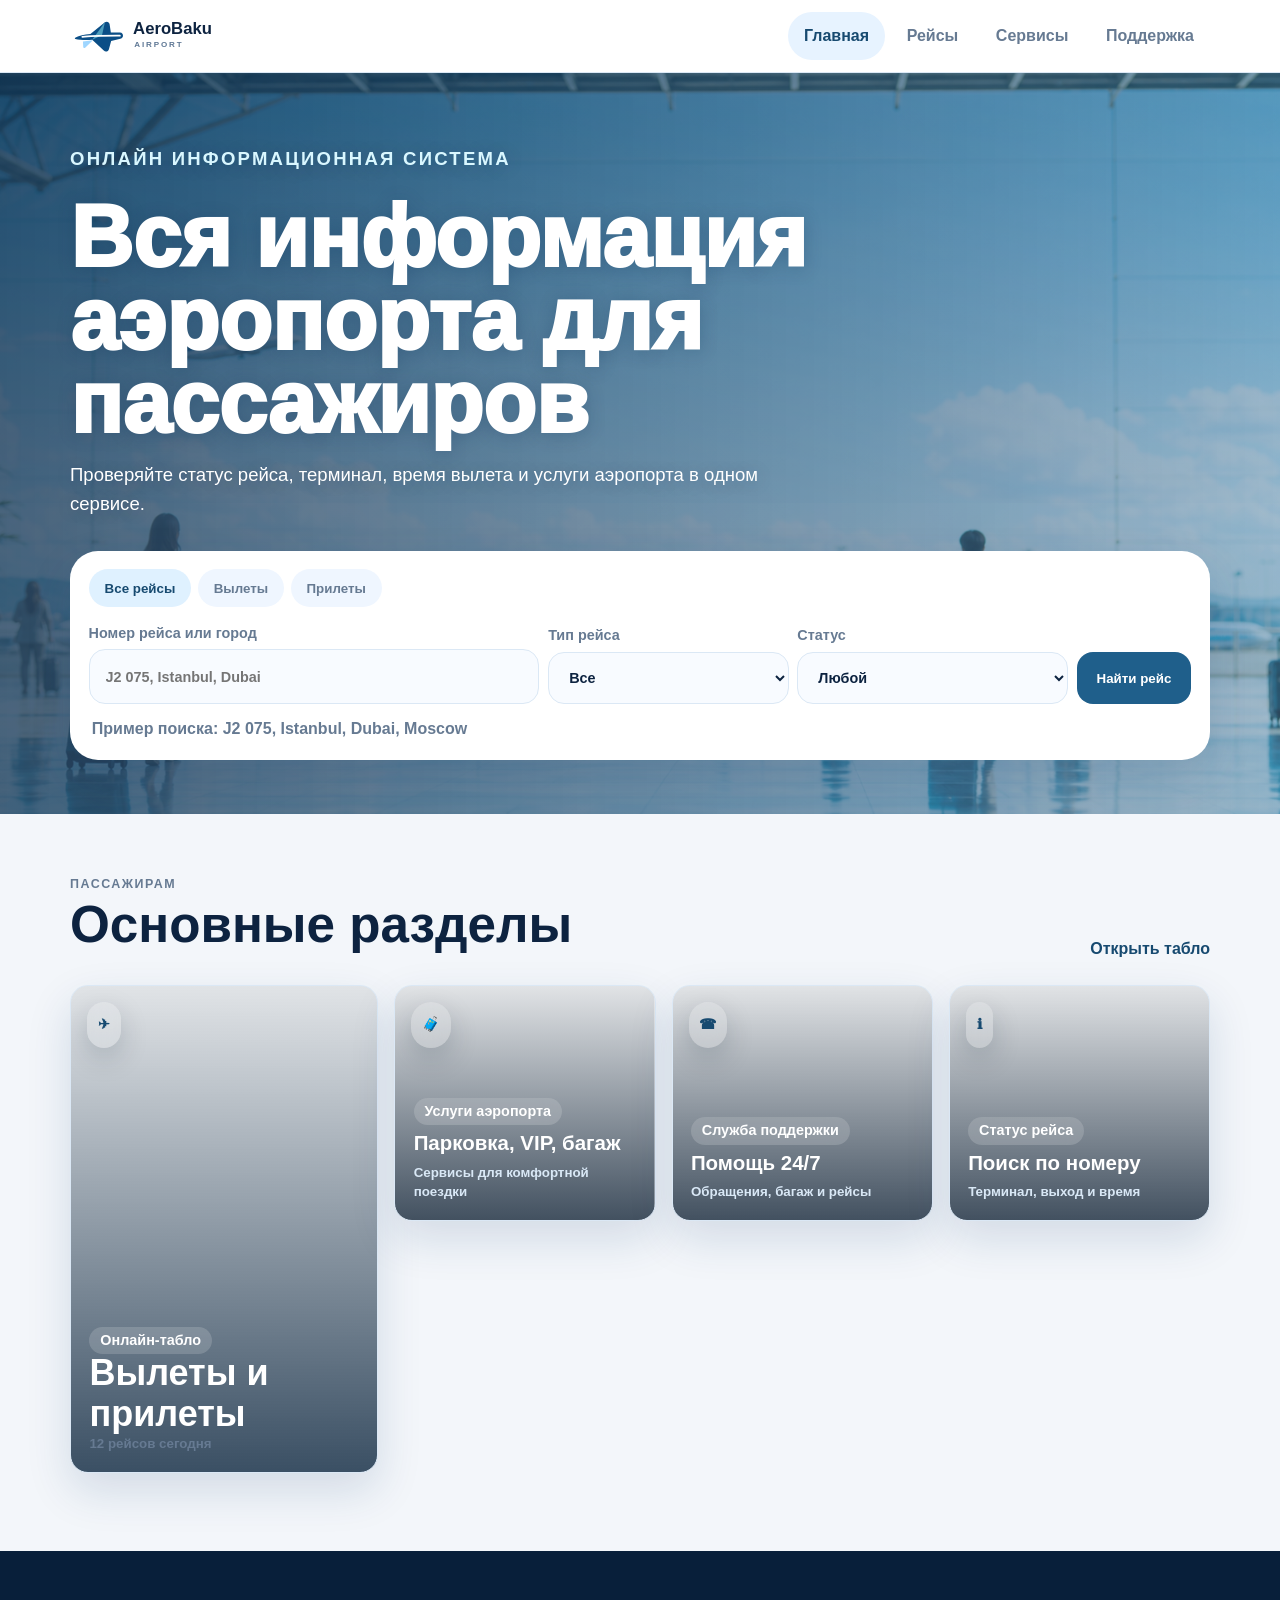
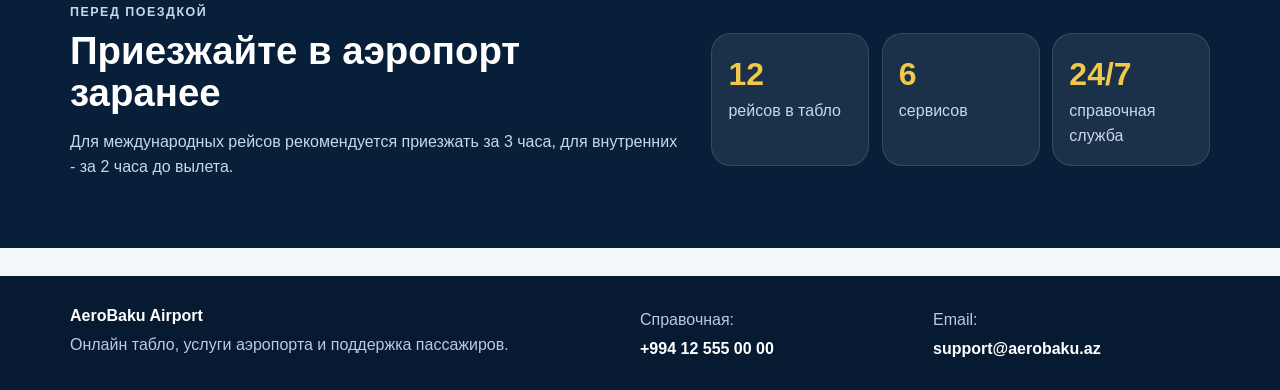
<file: index.html>
﻿<!DOCTYPE html>
<html lang="ru">
<head>
  <meta charset="UTF-8" />
  <meta name="viewport" content="width=device-width, initial-scale=1.0" />
  <title>AeroBaku Airport - онлайн система аэропорта</title>
  <link rel="icon" href="assets/logo.svg?v=2" type="image/svg+xml" />
  <link rel="stylesheet" href="assets/style.css" />
</head>
<body>
  <header class="site-header">
    <nav class="navbar container">
      <a href="index.html" class="logo" aria-label="AeroBaku Airport">
        <img src="assets/logo.svg?v=2" alt="AeroBaku Airport" />
      </a>
      <button class="menu-toggle" aria-label="Открыть меню">☰</button>
      <ul class="nav-links">
        <li><a class="active" href="index.html">Главная</a></li>
        <li><a href="flights.html">Рейсы</a></li>
        <li><a href="services.html">Сервисы</a></li>
        <li><a href="contact.html">Поддержка</a></li>
      </ul>
    </nav>
  </header>

  <main>
    <section class="hero">
      <div class="hero-bg" aria-hidden="true"></div>
      <div class="container hero-inner">
        <div class="hero-copy">
          <p class="eyebrow">Онлайн информационная система</p>
          <h1>Вся информация аэропорта для пассажиров</h1>
          <p>Проверяйте статус рейса, терминал, время вылета и услуги аэропорта в одном сервисе.</p>
        </div>

        <form class="search-panel" id="mainSearchForm">
          <div class="trip-tabs" role="tablist" aria-label="Тип поездки">
            <button type="button" class="active" data-board="all">Все рейсы</button>
            <button type="button" data-board="departure">Вылеты</button>
            <button type="button" data-board="arrival">Прилеты</button>
          </div>

          <div class="search-grid">
            <label>Номер рейса или город
              <input id="flightQuery" name="query" placeholder="J2 075, Istanbul, Dubai" autocomplete="off" />
            </label>
            <label>Тип рейса
              <select id="quickType" name="type">
                <option value="all">Все</option>
                <option value="departure">Вылет</option>
                <option value="arrival">Прилет</option>
              </select>
            </label>
            <label>Статус
              <select id="quickStatus" name="status">
                <option value="all">Любой</option>
                <option value="on-time">По расписанию</option>
                <option value="check-in">Регистрация</option>
                <option value="boarding">Посадка</option>
                <option value="delayed">Задержан</option>
                <option value="arrived">Прибыл</option>
              </select>
            </label>
            <button class="btn search-btn" type="submit">Найти рейс</button>
          </div>
          <p id="searchHint" class="search-hint">Пример поиска: J2 075, Istanbul, Dubai, Moscow</p>
        </form>
      </div>
    </section>

    <section class="container section">
      <div class="section-heading row-heading">
        <div>
          <p class="eyebrow">Пассажирам</p>
          <h2>Основные разделы</h2>
        </div>
        <a class="text-link" href="flights.html">Открыть табло</a>
      </div>
      <div class="destination-grid">
        <a class="destination-card large" href="flights.html" style="--photo:url('https://images.unsplash.com/photo-1741615171144-a50cd53f4d7f?auto=format&fit=crop&w=900&q=80')">
          <span class="module-icon">✈</span>
          <div>
            <span>Онлайн-табло</span>
            <strong>Вылеты и прилеты</strong>
            <small>12 рейсов сегодня</small>
          </div>
        </a>
        <a class="destination-card module-photo" href="services.html" style="--module-image:url('https://images.unsplash.com/photo-1708403120467-1715bb6840df?auto=format&fit=crop&w=900&q=80')">
          <span class="module-icon">🧳</span>
          <span>Услуги аэропорта</span>
          <strong>Парковка, VIP, багаж</strong>
          <small>Сервисы для комфортной поездки</small>
        </a>
        <a class="destination-card module-photo" href="contact.html" style="--module-image:url('https://images.unsplash.com/photo-1762818106013-74323d5fcc80?auto=format&fit=crop&w=900&q=80')">
          <span class="module-icon">☎</span>
          <span>Служба поддержки</span>
          <strong>Помощь 24/7</strong>
          <small>Обращения, багаж и рейсы</small>
        </a>
        <a class="destination-card module-photo" href="flights.html" style="--module-image:url('https://images.unsplash.com/photo-1745237851586-50ce6255e1fb?auto=format&fit=crop&w=900&q=80')">
          <span class="module-icon">ℹ</span>
          <span>Статус рейса</span>
          <strong>Поиск по номеру</strong>
          <small>Терминал, выход и время</small>
        </a>
      </div>
    </section>

    <section class="deal-band">
      <div class="container deal-layout">
        <div>
          <p class="eyebrow">Перед поездкой</p>
          <h2>Приезжайте в аэропорт заранее</h2>
          <p>Для международных рейсов рекомендуется приезжать за 3 часа, для внутренних - за 2 часа до вылета.</p>
        </div>
        <div class="mini-stats">
          <div><strong>12</strong><span>рейсов в табло</span></div>
          <div><strong>6</strong><span>сервисов</span></div>
          <div><strong>24/7</strong><span>справочная служба</span></div>
        </div>
      </div>
    </section>
  </main>

  <footer class="footer">
    <div class="container footer-grid">
      <div>
        <strong>AeroBaku Airport</strong>
        <p>Онлайн табло, услуги аэропорта и поддержка пассажиров.</p>
      </div>
      <div>
        <span>Справочная:</span>
        <strong>+994 12 555 00 00</strong>
      </div>
      <div>
        <span>Email:</span>
        <strong>support@aerobaku.az</strong>
      </div>
    </div>
  </footer>
  <script src="assets/app.js"></script>
</body>
</html>
</file>
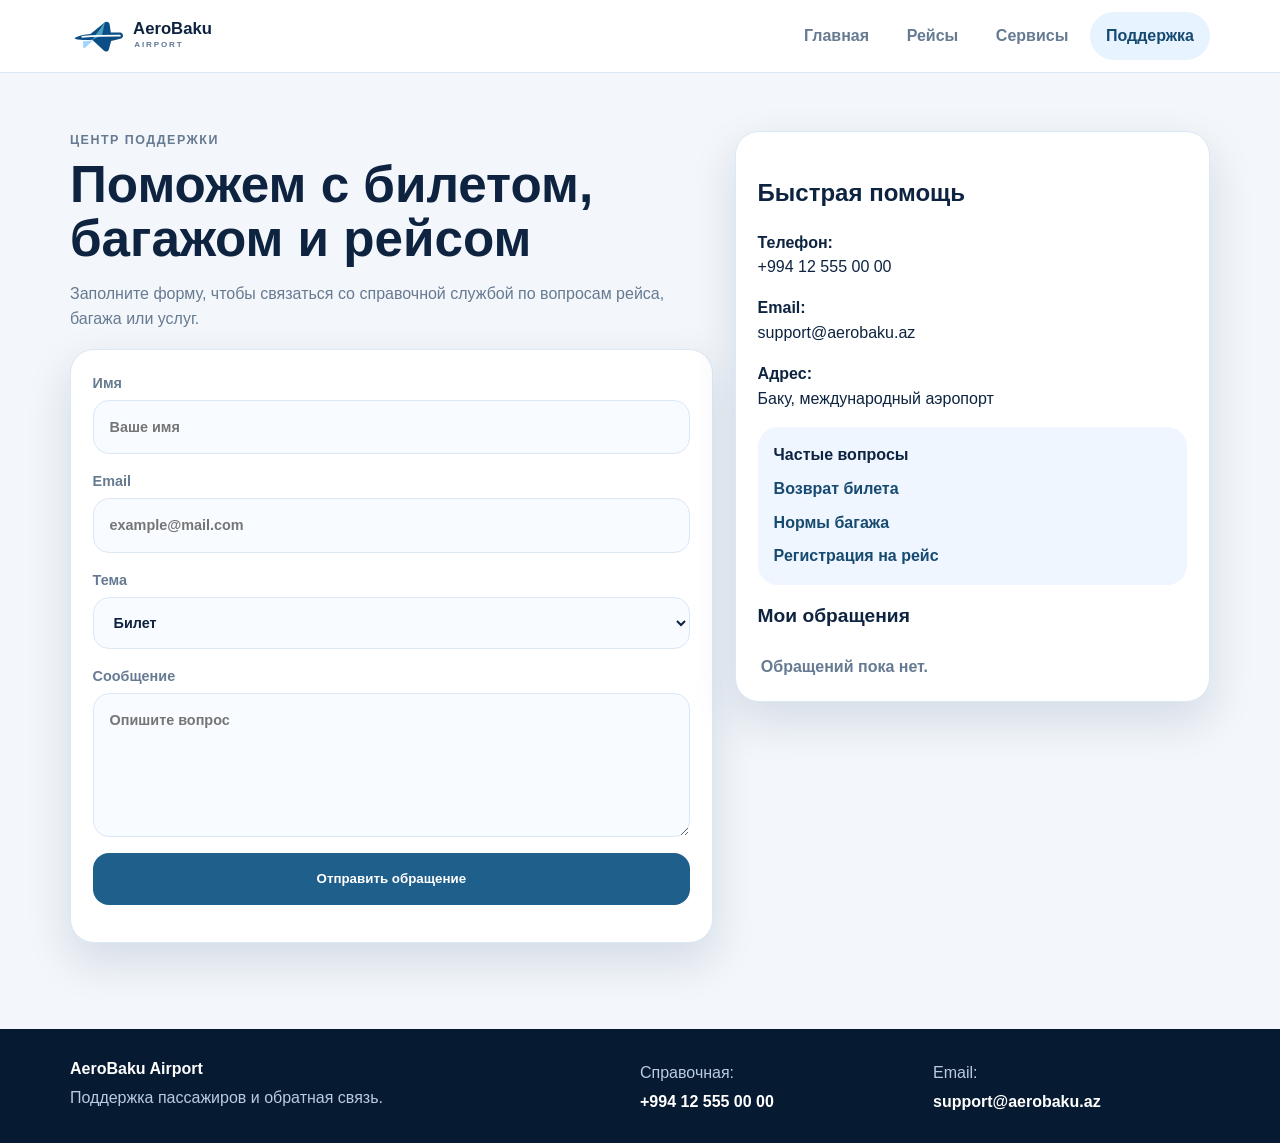
<file: contact.html>
﻿<!DOCTYPE html>
<html lang="ru">
<head>
  <meta charset="UTF-8" />
  <meta name="viewport" content="width=device-width, initial-scale=1.0" />
  <title>Поддержка - AeroBaku Airport</title>
  <link rel="icon" href="assets/logo.svg?v=2" type="image/svg+xml" />
  <link rel="stylesheet" href="assets/style.css" />
</head>
<body>
  <header class="site-header">
    <nav class="navbar container">
      <a href="index.html" class="logo" aria-label="AeroBaku Airport">
        <img src="assets/logo.svg?v=2" alt="AeroBaku Airport" />
      </a>
      <button class="menu-toggle" aria-label="Открыть меню">☰</button>
      <ul class="nav-links">
        <li><a href="index.html">Главная</a></li>
        <li><a href="flights.html">Рейсы</a></li>
        <li><a href="services.html">Сервисы</a></li>
        <li><a class="active" href="contact.html">Поддержка</a></li>
      </ul>
    </nav>
  </header>

  <main class="container page support-layout">
    <section>
      <p class="eyebrow">Центр поддержки</p>
      <h1>Поможем с билетом, багажом и рейсом</h1>
      <p>Заполните форму, чтобы связаться со справочной службой по вопросам рейса, багажа или услуг.</p>

      <form id="contactForm" class="contact-form">
        <label>Имя
          <input name="name" type="text" placeholder="Ваше имя" required minlength="2" />
        </label>
        <label>Email
          <input name="email" type="email" placeholder="example@mail.com" required />
        </label>
        <label>Тема
          <select name="topic" required>
            <option value="Ticket">Билет</option>
            <option value="Baggage">Багаж</option>
            <option value="Refund">Возврат</option>
            <option value="Services">Услуги</option>
          </select>
        </label>
        <label>Сообщение
          <textarea name="message" rows="5" placeholder="Опишите вопрос" required minlength="10"></textarea>
        </label>
        <button class="btn primary" type="submit">Отправить обращение</button>
        <p id="formStatus" class="form-status"></p>
      </form>
    </section>

    <aside class="support-card">
      <h2>Быстрая помощь</h2>
      <p><strong>Телефон:</strong><br>+994 12 555 00 00</p>
      <p><strong>Email:</strong><br>support@aerobaku.az</p>
      <p><strong>Адрес:</strong><br>Баку, международный аэропорт</p>
      <div class="faq-box">
        <strong>Частые вопросы</strong>
        <span>Возврат билета</span>
        <span>Нормы багажа</span>
        <span>Регистрация на рейс</span>
      </div>
      <section class="saved-requests">
        <h2>Мои обращения</h2>
        <div id="requestList"></div>
      </section>
    </aside>
  </main>

  <footer class="footer">
    <div class="container footer-grid">
      <div>
        <strong>AeroBaku Airport</strong>
        <p>Поддержка пассажиров и обратная связь.</p>
      </div>
      <div>
        <span>Справочная:</span>
        <strong>+994 12 555 00 00</strong>
      </div>
      <div>
        <span>Email:</span>
        <strong>support@aerobaku.az</strong>
      </div>
    </div>
  </footer>
  <script src="assets/app.js"></script>
</body>
</html>
</file>
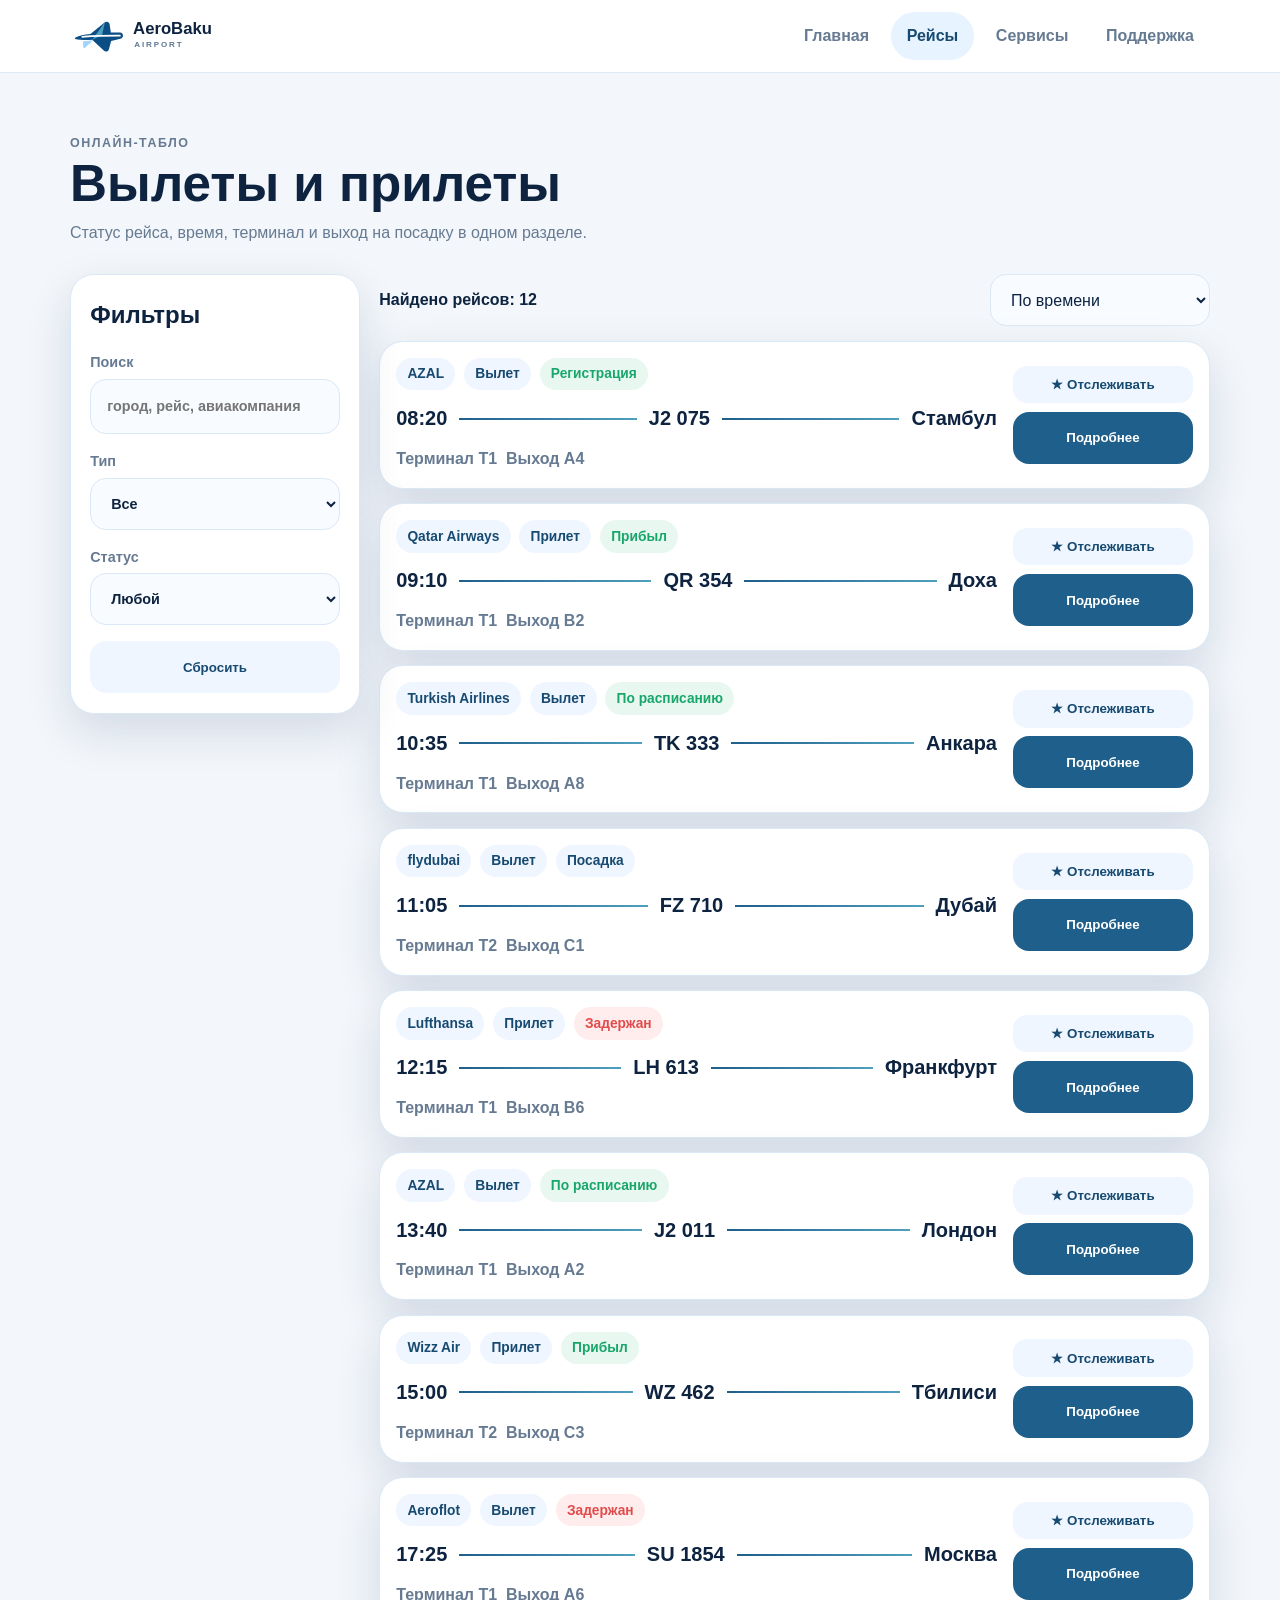
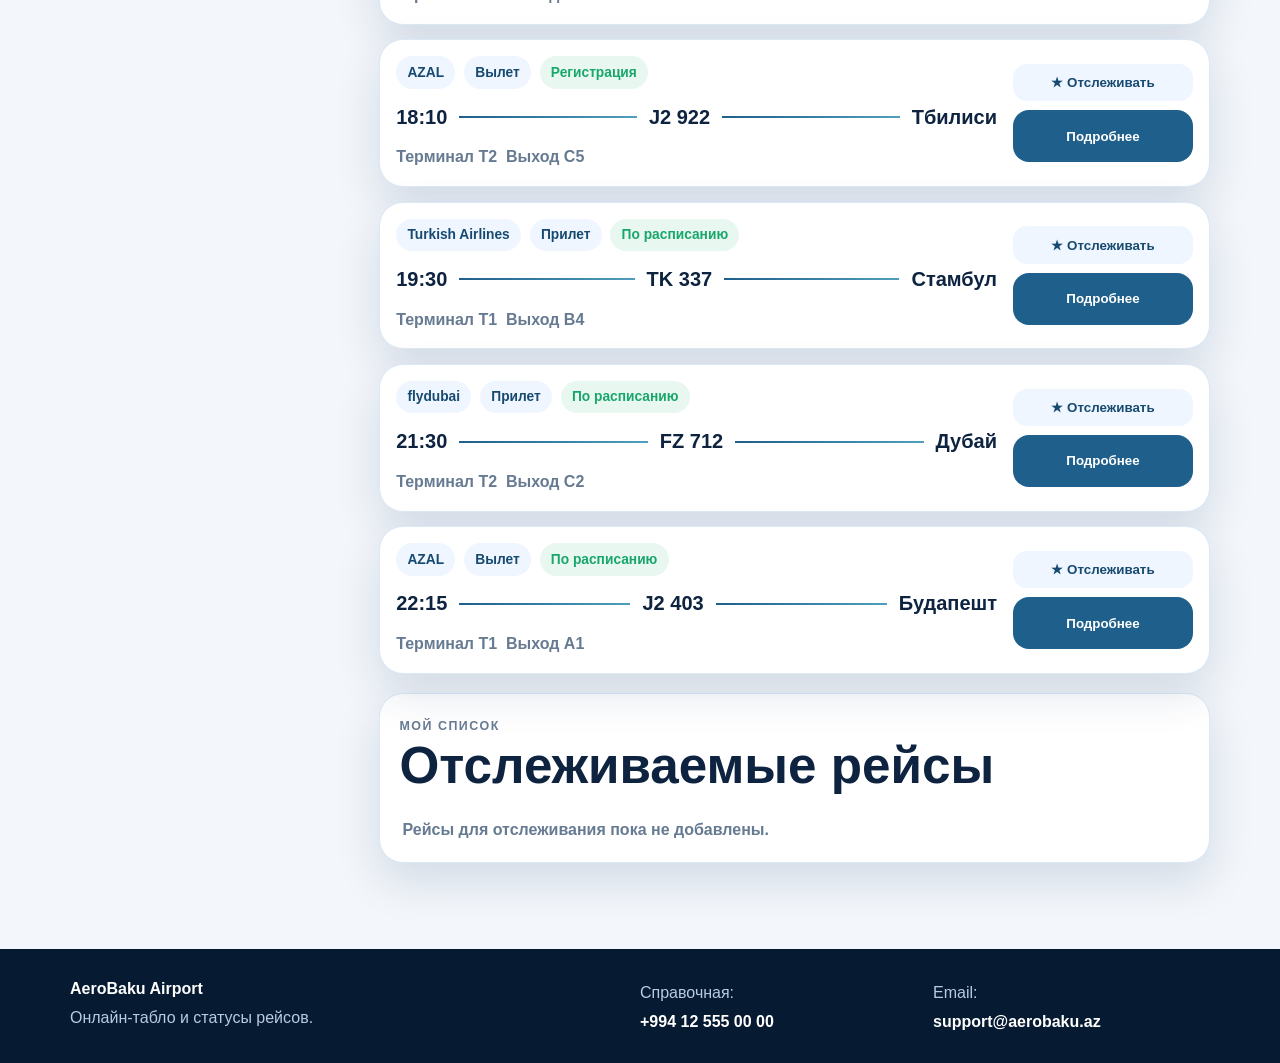
<file: flights.html>
﻿<!DOCTYPE html>
<html lang="ru">
<head>
  <meta charset="UTF-8" />
  <meta name="viewport" content="width=device-width, initial-scale=1.0" />
  <title>Рейсы - AeroBaku Airport</title>
  <link rel="icon" href="assets/logo.svg?v=2" type="image/svg+xml" />
  <link rel="stylesheet" href="assets/style.css" />
</head>
<body>
  <header class="site-header">
    <nav class="navbar container">
      <a href="index.html" class="logo" aria-label="AeroBaku Airport">
        <img src="assets/logo.svg?v=2" alt="AeroBaku Airport" />
      </a>
      <button class="menu-toggle" aria-label="Открыть меню">☰</button>
      <ul class="nav-links">
        <li><a href="index.html">Главная</a></li>
        <li><a class="active" href="flights.html">Рейсы</a></li>
        <li><a href="services.html">Сервисы</a></li>
        <li><a href="contact.html">Поддержка</a></li>
      </ul>
    </nav>
  </header>

  <main class="container page">
    <div class="section-heading compact">
      <p class="eyebrow">Онлайн-табло</p>
      <h1>Вылеты и прилеты</h1>
      <p>Статус рейса, время, терминал и выход на посадку в одном разделе.</p>
    </div>

    <section class="results-layout">
      <aside class="filters-card">
        <h2>Фильтры</h2>
        <label>Поиск
          <input id="flightSearch" type="search" placeholder="город, рейс, авиакомпания" />
        </label>
        <label>Тип
          <select id="typeFilter">
            <option value="all">Все</option>
            <option value="departure">Вылет</option>
            <option value="arrival">Прилет</option>
          </select>
        </label>
        <label>Статус
          <select id="statusFilter">
            <option value="all">Любой</option>
            <option value="on-time">По расписанию</option>
            <option value="check-in">Регистрация</option>
            <option value="boarding">Посадка</option>
            <option value="delayed">Задержан</option>
            <option value="arrived">Прибыл</option>
          </select>
        </label>
        <button id="resetFlights" class="btn ghost" type="button">Сбросить</button>
      </aside>

      <section>
        <div class="result-topbar">
          <strong id="flightCount">Найдено рейсов: 0</strong>
          <select id="sortFlights" aria-label="Сортировка">
            <option value="time">По времени</option>
            <option value="city">По городу</option>
            <option value="status">По статусу</option>
          </select>
        </div>
        <div id="flightList" class="ticket-list"></div>

        <section class="saved-panel">
          <div class="section-heading compact">
            <p class="eyebrow">Мой список</p>
            <h2>Отслеживаемые рейсы</h2>
          </div>
          <div id="watchList" class="favorite-list"></div>
        </section>
      </section>
    </section>
  </main>

  <footer class="footer">
    <div class="container footer-grid">
      <div>
        <strong>AeroBaku Airport</strong>
        <p>Онлайн-табло и статусы рейсов.</p>
      </div>
      <div>
        <span>Справочная:</span>
        <strong>+994 12 555 00 00</strong>
      </div>
      <div>
        <span>Email:</span>
        <strong>support@aerobaku.az</strong>
      </div>
    </div>
  </footer>
  <script src="assets/app.js"></script>
</body>
</html>
</file>
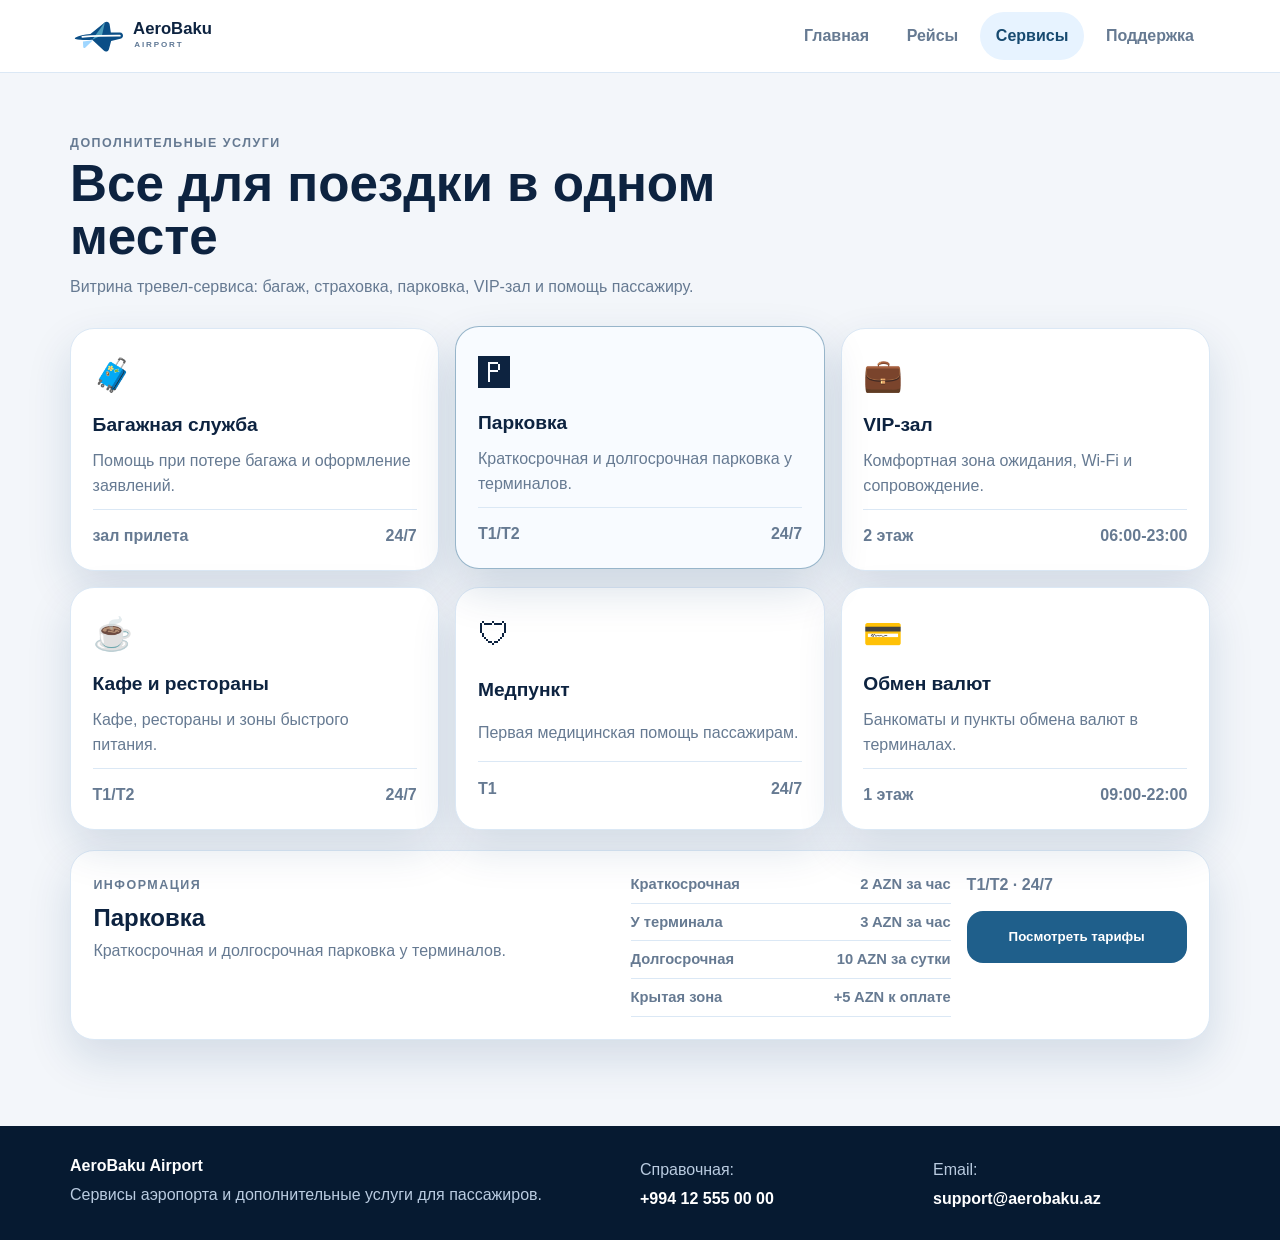
<file: services.html>
﻿<!DOCTYPE html>
<html lang="ru">
<head>
  <meta charset="UTF-8" />
  <meta name="viewport" content="width=device-width, initial-scale=1.0" />
  <title>Сервисы - AeroBaku Airport</title>
  <link rel="icon" href="assets/logo.svg?v=2" type="image/svg+xml" />
  <link rel="stylesheet" href="assets/style.css" />
</head>
<body>
  <header class="site-header">
    <nav class="navbar container">
      <a href="index.html" class="logo" aria-label="AeroBaku Airport">
        <img src="assets/logo.svg?v=2" alt="AeroBaku Airport" />
      </a>
      <button class="menu-toggle" aria-label="Открыть меню">☰</button>
      <ul class="nav-links">
        <li><a href="index.html">Главная</a></li>
        <li><a href="flights.html">Рейсы</a></li>
        <li><a class="active" href="services.html">Сервисы</a></li>
        <li><a href="contact.html">Поддержка</a></li>
      </ul>
    </nav>
  </header>

  <main class="container page">
    <div class="section-heading compact">
      <p class="eyebrow">Дополнительные услуги</p>
      <h1>Все для поездки в одном месте</h1>
      <p>Витрина тревел-сервиса: багаж, страховка, парковка, VIP-зал и помощь пассажиру.</p>
    </div>

    <div class="service-grid" id="serviceGrid"></div>

    <section class="service-detail-card" id="serviceDetail"></section>
  </main>

  <footer class="footer">
    <div class="container footer-grid">
      <div>
        <strong>AeroBaku Airport</strong>
        <p>Сервисы аэропорта и дополнительные услуги для пассажиров.</p>
      </div>
      <div>
        <span>Справочная:</span>
        <strong>+994 12 555 00 00</strong>
      </div>
      <div>
        <span>Email:</span>
        <strong>support@aerobaku.az</strong>
      </div>
    </div>
  </footer>
  <script src="assets/app.js"></script>
</body>
</html>
</file>
<file: assets/style.css>
﻿:root {
  --bg: #f3f6fa;
  --card: #ffffff;
  --text: #0d2340;
  --muted: #667a92;
  --line: #dbe8f5;
  --blue: #1f5f8b;
  --blue-dark: #174a70;
  --cyan: #4f9fbd;
  --yellow: #f0c94a;
  --green: #18a66a;
  --red: #e24b4b;
  --shadow: 0 18px 45px rgba(12,55,105,.14);
  --radius: 24px;
}

* {
  box-sizing: border-box;
}

body {
  margin: 0;
  font-family: Inter,Segoe UI,Arial,sans-serif;
  background: var(--bg);
  color: var(--text);
  line-height: 1.55;
}

a {
  text-decoration: none;
  color: inherit;
}

.container {
  width: min(1140px,92%);
  margin: auto;
}
/* Header */
.site-header {
  position: sticky;
  top: 0;
  z-index: 20;
  background: #fff;
  border-bottom: 1px solid var(--line);
}

.navbar {
  height: 72px;
  display: flex;
  align-items: center;
  justify-content: space-between;
  gap: 1rem;
}

.logo {
  display: flex;
  align-items: center;
  flex: 0 0 auto;
}

.logo img {
  display: block;
  width: 198px;
  height: auto;
}

.nav-links {
  display: flex;
  align-items: center;
  gap: .35rem;
  list-style: none;
  margin: 0;
  padding: 0;
}

.nav-links a {
  display: block;
  padding: .72rem 1rem;
  border-radius: 999px;
  color: var(--muted);
  font-weight: 750;
}

.nav-links a:hover,.nav-links a.active {
  background: #e7f3ff;
  color: var(--blue-dark);
}

.menu-toggle {
  display: none;
  border: 0;
  border-radius: 14px;
  background: #e7f3ff;
  color: var(--blue-dark);
  font-size: 1.2rem;
  padding: .55rem .78rem;
}
/* Home hero and search */
.hero {
  position: relative;
  min-height: 610px;
  background: linear-gradient(180deg,#1f5f8b 0%,#dfeaf4 58%,var(--bg) 58%);
  overflow: hidden;
}

.hero-bg {
  position: absolute;
  inset: 0;
  background: linear-gradient(90deg,rgba(10,45,78,.82),rgba(31,95,139,.46)),url('travel-hero.png') center/cover;
  opacity: .88;
}

.hero-inner {
  position: relative;
  z-index: 1;
  padding: 72px 0 54px;
}

.hero-copy {
  max-width: 760px;
  color: #fff;
  text-shadow: 0 2px 18px rgba(0,40,80,.22);
}

.hero-copy h1 {
  font-size: clamp(2.5rem,7vw,5.4rem);
  line-height: .96;
  margin: .25rem 0 1rem;
  letter-spacing: 0;
  font-weight: 950;
}

.hero-copy p {
  font-size: 1.16rem;
  max-width: 690px;
  margin: 0 0 1.4rem;
}

.eyebrow {
  text-transform: uppercase;
  letter-spacing: .12em;
  color: var(--cyan);
  font-size: .78rem;
  font-weight: 900;
  margin: 0 0 .5rem;
}

.hero .eyebrow {
  color: #d9f7ff;
}

.search-panel {
  margin-top: 2rem;
  background: #fff;
  border-radius: 28px;
  box-shadow: var(--shadow);
  padding: 1.1rem;
  border: 1px solid rgba(255,255,255,.7);
}

.trip-tabs {
  display: flex;
  gap: .4rem;
  flex-wrap: wrap;
  margin-bottom: .9rem;
}

.trip-tabs button {
  border: 0;
  background: #eff6ff;
  color: var(--muted);
  border-radius: 999px;
  padding: .72rem 1rem;
  font-weight: 850;
  cursor: pointer;
}

.trip-tabs button.active {
  background: #dff1ff;
  color: var(--blue-dark);
}

.search-grid {
  display: grid;
  grid-template-columns: 1.5fr .8fr .9fr auto;
  gap: .55rem;
  align-items: end;
}

label {
  display: grid;
  gap: .35rem;
  color: var(--muted);
  font-size: .9rem;
  font-weight: 800;
}

input,select,textarea {
  width: 100%;
  border: 1px solid var(--line);
  background: #f8fbff;
  border-radius: 16px;
  padding: .95rem 1rem;
  font: inherit;
  color: var(--text);
  min-height: 52px;
}

textarea {
  resize: vertical;
}

input:focus,select:focus,textarea:focus {
  outline: 3px solid rgba(11,130,255,.16);
  border-color: var(--blue);
}

.swap-btn {
  width: 48px;
  height: 52px;
  border: 0;
  border-radius: 16px;
  background: #eff6ff;
  color: var(--blue-dark);
  font-size: 1.25rem;
  font-weight: 900;
  cursor: pointer;
}

.btn {
  display: inline-flex;
  align-items: center;
  justify-content: center;
  border: 0;
  border-radius: 16px;
  min-height: 52px;
  padding: .9rem 1.25rem;
  font-weight: 900;
  cursor: pointer;
  transition: .18s;
}

.btn.primary,.btn.search-btn {
  background: var(--blue);
  color: #fff;
}

.btn.primary:hover,.btn.search-btn:hover {
  transform: translateY(-1px);
  filter: saturate(1.05);
}

.btn.ghost {
  background: #eff6ff;
  color: var(--blue-dark);
}

.search-btn {
  white-space: nowrap;
}

.search-hint {
  margin: .8rem .2rem 0;
  color: var(--muted);
  font-weight: 700;
}
/* Shared layout */
.section,.page {
  padding: 58px 0;
}

.section-heading {
  max-width: 780px;
  margin-bottom: 1.4rem;
}

.section-heading h1,.section-heading h2 {
  font-size: clamp(2rem,4vw,3.2rem);
  line-height: 1.05;
  margin: .2rem 0 .65rem;
  letter-spacing: 0;
}

.section-heading p {
  color: var(--muted);
  margin: .2rem 0;
}

.compact {
  margin-bottom: 1.8rem;
}

.row-heading {
  display: flex;
  align-items: end;
  justify-content: space-between;
  gap: 1rem;
  max-width: none;
}

.text-link {
  font-weight: 900;
  color: var(--blue-dark);
}
/* Main section cards */
.destination-grid {
  display: grid;
  grid-template-columns: 1.18fr repeat(3,1fr);
  gap: 1rem;
}

.destination-card {
  position: relative;
  min-height: 236px;
  background: #fff;
  border: 1px solid var(--line);
  border-radius: 18px;
  box-shadow: var(--shadow);
  padding: 1.15rem;
  display: flex;
  flex-direction: column;
  justify-content: flex-end;
  gap: .45rem;
  overflow: hidden;
  isolation: isolate;
  transition: transform .18s ease,box-shadow .18s ease;
}

.destination-card:hover {
  transform: translateY(-3px);
  box-shadow: 0 22px 55px rgba(12,55,105,.18);
}

.destination-card:not(.large)::before {
  content: "";
  position: absolute;
  inset: 0;
  background: linear-gradient(135deg,rgba(31,95,139,.12),rgba(255,255,255,.2));
  z-index: 0;
}

.destination-card:not(.large)::after {
  content: "";
  position: absolute;
  right: -34px;
  top: -34px;
  width: 130px;
  height: 130px;
  border-radius: 50%;
  background: rgba(31,95,139,.12);
  z-index: 0;
}

.destination-card:nth-child(3)::before {
  background: linear-gradient(135deg,rgba(45,125,89,.13),rgba(255,255,255,.2));
}

.destination-card:nth-child(3)::after {
  background: rgba(45,125,89,.13);
}

.destination-card:nth-child(4)::before {
  background: linear-gradient(135deg,rgba(166,106,31,.14),rgba(255,255,255,.2));
}

.destination-card:nth-child(4)::after {
  background: rgba(166,106,31,.14);
}

.destination-card>* {
  position: relative;
  z-index: 1;
}

.module-icon {
  position: absolute;
  top: 1rem;
  left: 1rem;
  width: 46px;
  height: 46px;
  display: grid;
  place-items: center;
  border-radius: 14px;
  background: rgba(255,255,255,.92);
  color: var(--blue-dark);
  font-size: 1.35rem;
  box-shadow: 0 10px 28px rgba(7,26,46,.18);
}

.destination-card.module-photo {
  color: #fff;
  background-image: linear-gradient(180deg,rgba(7,26,46,.12),rgba(7,26,46,.76)),var(--module-image);
  background-size: cover;
  background-position: center;
}

.destination-card.module-photo::before,.destination-card.module-photo::after {
  display: none;
}

.destination-card.module-photo strong {
  color: #fff;
}

.destination-card.module-photo small {
  color: #d9e8f6;
}

.destination-card.large {
  position: relative;
  grid-row: span 2;
  color: #fff;
  background-image: linear-gradient(180deg,rgba(4,29,54,.12),rgba(3,30,56,.78)),var(--photo);
  background-size: cover;
  background-position: center;
  min-height: 488px;
}

.destination-card span {
  width: fit-content;
  max-width: 100%;
  border-radius: 999px;
  background: rgba(255,255,255,.16);
  padding: .32rem .68rem;
  font-size: .9rem;
  font-weight: 900;
  line-height: 1.2;
  backdrop-filter: blur(10px);
}

.destination-card strong {
  max-width: 260px;
  font-size: 1.28rem;
  line-height: 1.12;
  color: var(--blue-dark);
}

.destination-card.large strong {
  max-width: 320px;
  font-size: 2.25rem;
}

.destination-card.large strong {
  color: #fff;
}

.destination-card small {
  display: block;
  color: var(--muted);
  font-weight: 750;
  max-width: 260px;
  line-height: 1.45;
}
/* Info band */
.deal-band {
  background: #081f3a;
  color: #fff;
  margin-top: 20px;
  padding: 52px 0;
}

.deal-layout {
  display: grid;
  grid-template-columns: 1.1fr .9fr;
  gap: 2rem;
  align-items: center;
}

.deal-layout h2 {
  font-size: clamp(1.8rem,3vw,2.7rem);
  line-height: 1.1;
  margin: .2rem 0 .75rem;
}

.deal-layout p {
  color: #c8d8ea;
}

.mini-stats {
  display: grid;
  grid-template-columns: repeat(3,1fr);
  gap: .8rem;
}

.mini-stats div {
  background: rgba(255,255,255,.08);
  border: 1px solid rgba(255,255,255,.12);
  border-radius: 20px;
  padding: 1rem;
}

.mini-stats strong {
  display: block;
  font-size: 2rem;
  color: var(--yellow);
}

.mini-stats span {
  color: #c8d8ea;
}
/* Flight board */
.results-layout {
  display: grid;
  grid-template-columns: 290px 1fr;
  gap: 1.2rem;
  align-items: start;
}

.filters-card,.ticket-card,.service-card,.calculator-card,.contact-form,.support-card {
  background: #fff;
  border: 1px solid var(--line);
  border-radius: var(--radius);
  box-shadow: var(--shadow);
}

.filters-card {
  position: sticky;
  top: 92px;
  padding: 1.2rem;
  display: grid;
  gap: 1rem;
}

.filters-card h2 {
  margin: .1rem 0;
}

.range-value {
  color: var(--blue-dark);
  font-weight: 900;
}

.result-topbar {
  display: flex;
  align-items: center;
  justify-content: space-between;
  gap: 1rem;
  margin-bottom: .9rem;
}

.result-topbar select {
  max-width: 220px;
}

.ticket-list {
  display: grid;
  gap: .9rem;
}

.ticket-card {
  display: grid;
  grid-template-columns: 1fr auto;
  gap: 1rem;
  padding: 1rem;
}

.ticket-main {
  display: grid;
  gap: .8rem;
}

.ticket-route {
  display: flex;
  align-items: center;
  gap: .75rem;
  flex-wrap: wrap;
}

.ticket-route strong {
  font-size: 1.25rem;
}

.ticket-line {
  height: 2px;
  min-width: 80px;
  background: linear-gradient(90deg,var(--blue),var(--cyan));
  flex: 1;
}

.ticket-meta {
  display: flex;
  gap: .55rem;
  flex-wrap: wrap;
  color: var(--muted);
  font-weight: 750;
}

.pill {
  display: inline-flex;
  align-items: center;
  border-radius: 999px;
  background: #eff6ff;
  color: var(--blue-dark);
  padding: .35rem .7rem;
  font-weight: 850;
  font-size: .86rem;
}

.pill.green {
  background: #e8f8f0;
  color: var(--green);
}

.pill.red {
  background: #ffecec;
  color: var(--red);
}

.ticket-buy {
  display: grid;
  gap: .55rem;
  align-content: center;
  min-width: 180px;
  text-align: right;
}

.ticket-price {
  font-size: 1.8rem;
  font-weight: 950;
  color: var(--blue-dark);
}

.favorite-btn {
  border: 0;
  background: #eff6ff;
  border-radius: 14px;
  padding: .7rem;
  color: var(--blue-dark);
  font-weight: 900;
  cursor: pointer;
}

.favorite-btn.active {
  background: #fff3bf;
  color: #8b6500;
}

.saved-panel {
  margin-top: 1.2rem;
  background: #fff;
  border: 1px solid var(--line);
  border-radius: var(--radius);
  box-shadow: var(--shadow);
  padding: 1.2rem;
}

.saved-panel .section-heading {
  margin-bottom: .8rem;
}

.favorite-list {
  display: grid;
  gap: .65rem;
}

.favorite-item,.request-item {
  display: grid;
  gap: .15rem;
  background: #f8fbff;
  border: 1px solid var(--line);
  border-radius: 16px;
  padding: .85rem;
}

.favorite-item span,.request-item span,.request-item small {
  color: var(--muted);
  font-weight: 750;
}
/* Services */
.service-grid {
  display: grid;
  grid-template-columns: repeat(3,1fr);
  gap: 1rem;
}

.service-card {
  cursor: pointer;
  padding: 1.35rem;
  display: grid;
  gap: .6rem;
  transition: border-color .18s ease,box-shadow .18s ease,transform .18s ease;
}

.service-card:hover,
.service-card.active {
  border-color: rgba(31,95,139,.45);
  box-shadow: 0 20px 46px rgba(12,55,105,.16);
  transform: translateY(-2px);
}

.service-card.active {
  background: #f8fbff;
}

.service-card .icon {
  font-size: 2rem;
}

.service-card h3 {
  margin: 0;
  font-size: 1.2rem;
}

.service-card p {
  color: var(--muted);
  margin: 0;
}

.service-meta {
  display: flex;
  justify-content: space-between;
  gap: .6rem;
  border-top: 1px solid var(--line);
  padding-top: .9rem;
  color: var(--muted);
  font-weight: 800;
}

.calculator-card,
.service-detail-card {
  margin-top: 1.2rem;
  padding: 1.4rem;
  display: grid;
  grid-template-columns: 1fr 320px 220px;
  gap: 1rem;
  align-items: start;
}

.service-detail-card {
  background: var(--card);
  border: 1px solid var(--line);
  border-radius: 24px;
  box-shadow: var(--shadow);
}

.calculator-card h2,
.service-detail-card h2 {
  margin: .1rem 0;
}

.calculator-card p,
.service-detail-card p {
  color: var(--muted);
  margin: .2rem 0;
}

.parking-details {
  display: grid;
  gap: .45rem;
  margin: 0;
  padding: 0;
  list-style: none;
  color: var(--muted);
  font-size: .92rem;
  font-weight: 750;
}

.parking-details li {
  display: flex;
  justify-content: space-between;
  gap: .75rem;
  border-bottom: 1px solid var(--line);
  padding-bottom: .42rem;
}

.service-info-list {
  align-self: stretch;
}

.service-action {
  display: grid;
  gap: .8rem;
}

.service-action span {
  color: var(--muted);
  font-weight: 850;
}
/* Support */
.support-layout {
  display: grid;
  grid-template-columns: 1.15fr .85fr;
  gap: 1.4rem;
}

.support-layout h1 {
  font-size: clamp(2.1rem,4vw,3.4rem);
  line-height: 1.05;
  margin: .2rem 0 .7rem;
}

.support-layout>section>p {
  color: var(--muted);
}

.contact-form {
  padding: 1.35rem;
  display: grid;
  gap: 1rem;
  margin-top: 1.1rem;
}

.form-status {
  margin: 0;
  color: var(--green);
  font-weight: 900;
}

.support-card {
  height: max-content;
  padding: 1.35rem;
}

.faq-box {
  display: grid;
  gap: .55rem;
  margin-top: 1rem;
  background: #eff6ff;
  border-radius: 20px;
  padding: 1rem;
}

.faq-box span {
  color: var(--blue-dark);
  font-weight: 850;
}

.saved-requests {
  margin-top: 1rem;
}

.saved-requests h2 {
  font-size: 1.2rem;
  margin: 0 0 .7rem;
}

#requestList {
  display: grid;
  gap: .65rem;
}

.booking-summary {
  display: grid;
  grid-template-columns: 1fr 1fr;
  gap: .7rem;
  margin: 1rem 0;
}

.booking-summary span {
  display: grid;
  gap: .1rem;
  background: #f8fbff;
  border: 1px solid var(--line);
  border-radius: 16px;
  padding: .8rem;
  color: var(--muted);
  font-weight: 750;
}

.booking-summary strong {
  color: var(--text);
}
/* Footer and responsive rules */
.footer {
  background: #061a31;
  color: #fff;
  margin-top: 28px;
}

.footer-grid {
  display: grid;
  grid-template-columns: 2fr 1fr 1fr;
  gap: 1rem;
  padding: 28px 0;
}

.footer p,.footer span {
  color: #b9cbe0;
  margin: .25rem 0;
  display: block;
}

@media(max-width:980px) {
  .search-grid {
    grid-template-columns: 1fr 1fr;
  }

  .search-btn {
    grid-column: 1/-1;
  }

  .destination-grid {
    grid-template-columns: 1fr 1fr;
  }

  .results-layout,.support-layout,.deal-layout {
    grid-template-columns: 1fr;
  }

  .filters-card {
    position: static;
  }

  .calculator-card,.service-detail-card {
    grid-template-columns: 1fr;
  }

}

@media(max-width:760px) {
  .menu-toggle {
    display: block;
  }

  .nav-links {
    position: absolute;
    left: 4%;
    right: 4%;
    top: 72px;
    display: none;
    flex-direction: column;
    align-items: stretch;
    background: #fff;
    border: 1px solid var(--line);
    border-radius: 20px;
    padding: .8rem;
    box-shadow: var(--shadow);
  }

  .nav-links.open {
    display: flex;
  }

  .hero {
    min-height: auto;
  }

  .hero-inner {
    padding: 48px 0 38px;
  }

  .search-grid {
    grid-template-columns: 1fr;
  }

  .swap-btn {
    width: 100%;
  }

  .row-heading,.result-topbar {
    align-items: flex-start;
    flex-direction: column;
  }

  .destination-grid,.service-grid,.mini-stats,.footer-grid {
    grid-template-columns: 1fr;
  }

  .destination-card.large {
    min-height: 290px;
  }

  .ticket-card {
    grid-template-columns: 1fr;
  }

  .ticket-buy {
    text-align: left;
  }

  .booking-summary {
    grid-template-columns: 1fr;
  }

}
</file>
